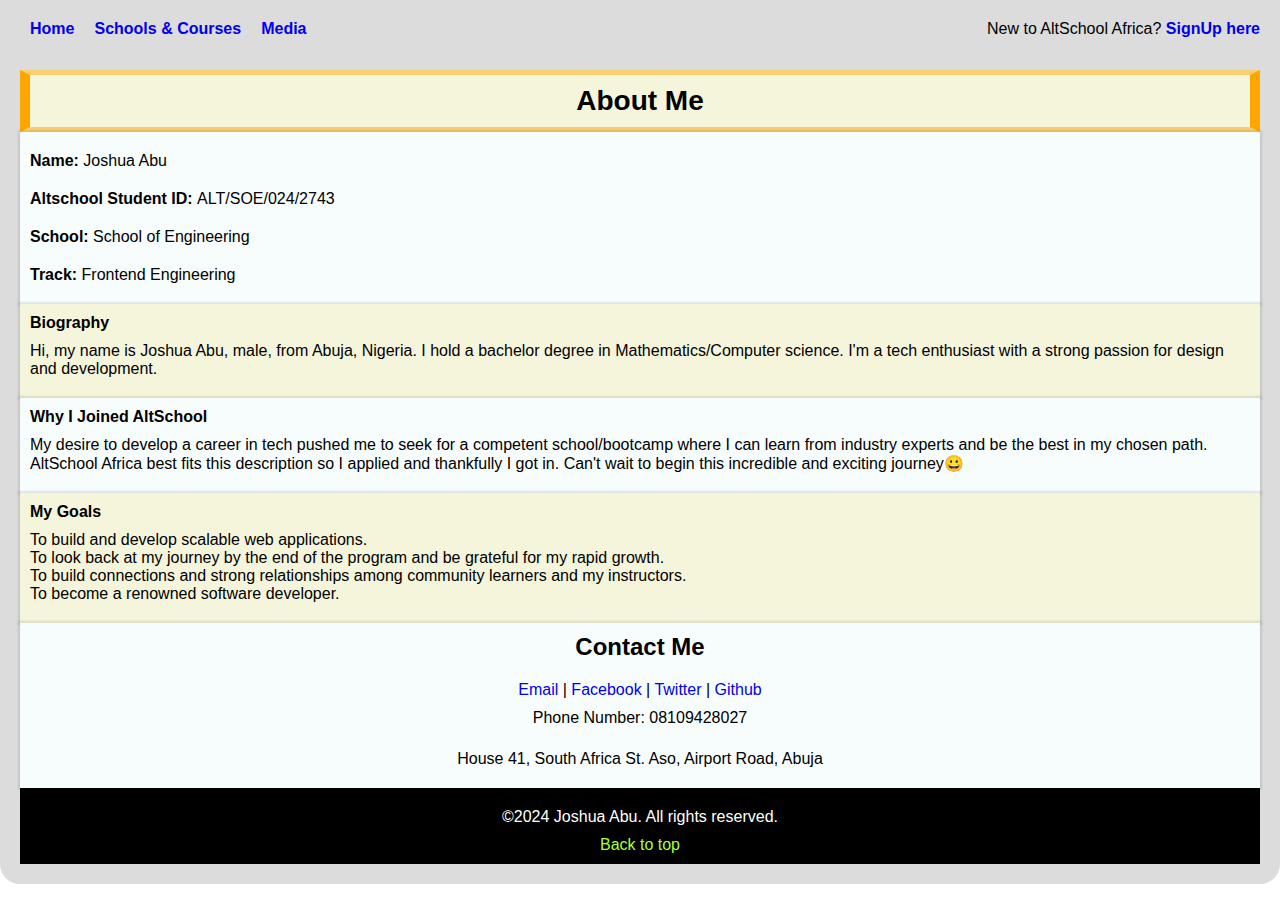
<file: index.html>
<!DOCTYPE html>
<html lang="en">
	<head>
		<meta charset="UTF-8" />
		<meta name="viewport" content="width=device-width, initial-scale=1.0" />
		<title>My Bio</title>
		<link rel="stylesheet" href="styles.css" />
	</head>
	<body>
		<nav>
			<ul>
				<li class="mobile-Yes"><a href="index.html"><b>Home</b></a></li>
				<li class="mobile-Yes"><a href="table/table.html"><b>Schools & Courses</b></a></li>
				<li class="mobile-No"><a href="./media/media.html"><b>Media</b></a></li>
			</ul>

			<p class="mobile-Yes signup">
				New to AltSchool Africa? <a href="signUp form/form.html"><b>SignUp here</b></a>
			</p>
		</nav>
		<div class="main-body">
			<div class="title">
				<header>
					<h1>About Me</h1>
				</header>
			</div>

			<main>
				<section class="about-me">
					<div class="about-me-text">
						<p><b>Name: </b>Joshua Abu</p>
						<p><b>Altschool Student ID: </b>ALT/SOE/024/2743</p>
						<p><b>School: </b>School of Engineering</p>
						<p><b>Track: </b>Frontend Engineering</p>
					</div>
				</section>

				<section class="biography">
					<b>Biography</b>
					<p>
						Hi, my name is Joshua Abu, male, from Abuja, Nigeria. I hold a
						bachelor degree in Mathematics/Computer science. I'm a tech
						enthusiast with a strong passion for design and development.
					</p>
				</section>

				<section class="why-I-joined">
					<b>Why I Joined AltSchool</b>
					<p>
						My desire to develop a career in tech pushed me to seek for a
						competent school/bootcamp where I can learn from industry experts
						and be the best in my chosen path. AltSchool Africa best fits this
						description so I applied and thankfully I got in. Can't wait to
						begin this incredible and exciting journey😀
					</p>
				</section>

				<section class="my-goals">
					<b>My Goals</b>
					<ul>
						<li>To build and develop scalable web applications.</li>
						<li>
							To look back at my journey by the end of the program and be
							grateful for my rapid growth.
						</li>
						<li>
							To build connections and strong relationships among community
							learners and my instructors.
						</li>
						<li>To become a renowned software developer.</li>
					</ul>
				</section>
			</main>
			<footer>
				<div class="footer">
					<h2>Contact Me</h2>
					<div class="footer-links">
						<a href="mailto:smartjoshua98@gmail.com">Email</a> |
						<a href="https://facebook.com/sirjaey">Facebook</a> |
						<a href="https://twitter.com/sirjaey">Twitter</a> |
						<a href="https://github.com/users/Sirjaey">Github</a>
						<p>Phone Number: 08109428027</p>
					</div>

					<p>House 41, South Africa St. Aso, Airport Road, Abuja</p>
				</div>
			</footer>
			<div class="floor">
				<p>©2024 Joshua Abu. All rights reserved.</p>
				<a href="#top">Back to top</a>
			</div>
		</div>
	</body>
</html>
</file>
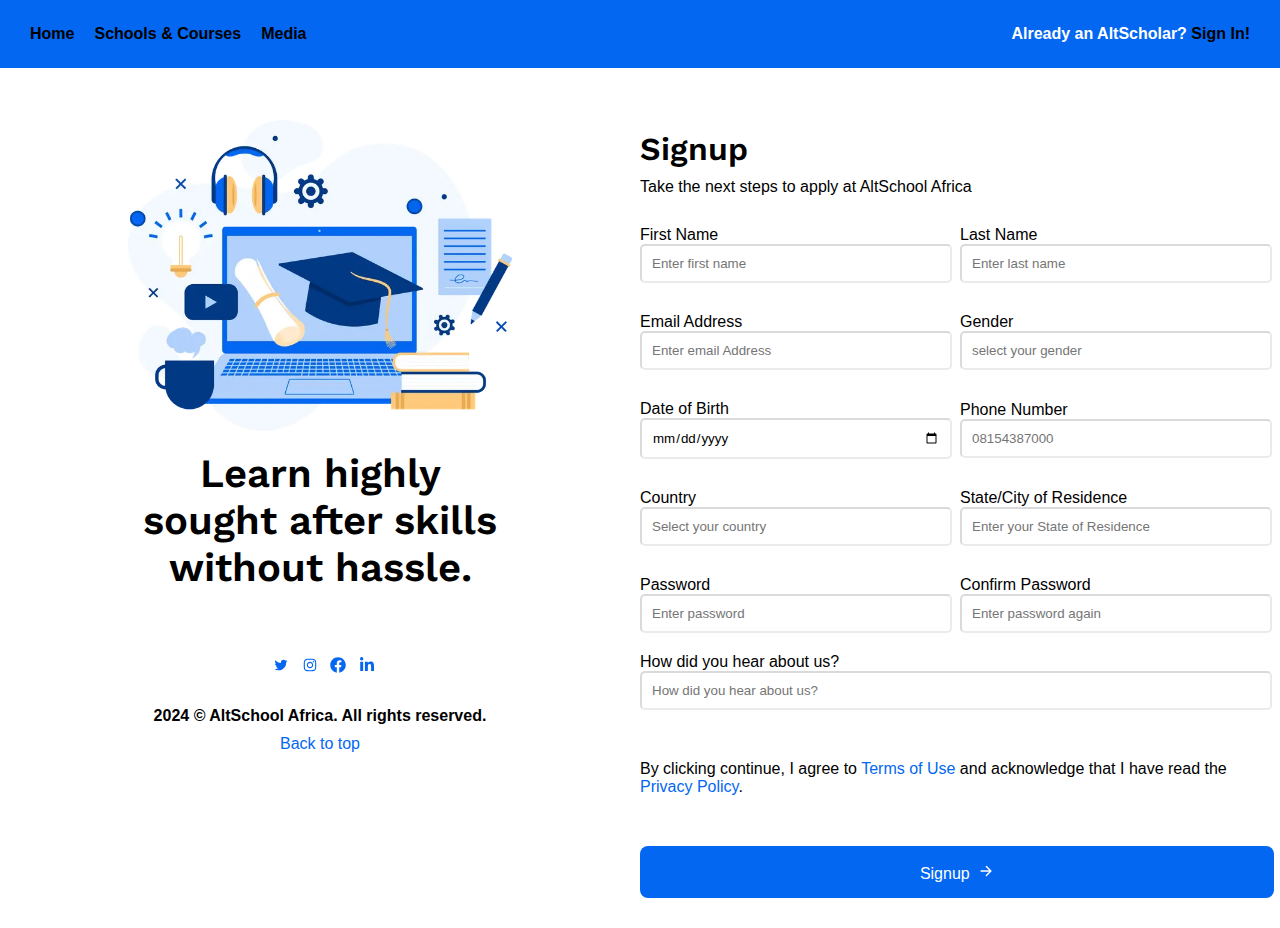
<file: signUp form/form.html>
<!DOCTYPE html>
<html lang="en">
	<head>
		<meta charset="UTF-8" />
		<meta name="viewport" content="width=device-width, initial-scale=1.0" />
		<title>AltSchool form</title>
		<link rel="preconnect" href="https://fonts.googleapis.com" />
		<link rel="preconnect" href="https://fonts.gstatic.com" crossorigin />
		<link
			href="https://fonts.googleapis.com/css2?family=Chakra+Petch:ital,wght@0,300;0,400;0,500;0,600;0,700;1,300;1,400;1,500;1,600;1,700&family=Red+Hat+Text:ital,wght@0,300..700;1,300..700&display=swap"
			rel="stylesheet" />

		<link
			href="https://fonts.googleapis.com/css2?family=Red+Hat+Text:ital,wght@0,300..700;1,300..700&family=Work+Sans:ital,wght@0,100..900;1,100..900&display=swap"
			rel="stylesheet" />

		<link rel="stylesheet" href="formStyles.css" />
	</head>
	<body>
		<nav>
			<ul>
				<li>
					<a href="../index.html"><b>Home</b></a>
				</li>
				<li class="mobile-No">
					<a href="../table/table.html"><b>Schools & Courses</b></a>
				</li>
				<li class="mobile-No">
					<a href="../media/media.html"><b>Media</b></a>
				</li>
			</ul>
			<div class="Alt-sign-up">
				<h1>
					Already an AltScholar?<a
						href="https://portal.altschoolafrica.com/auth/login">
						Sign In!</a
					>
				</h1>
			</div>
		</nav>

		<div class="container">
			<section class="section-1">
				<img
					src="images/academic_zzg4hi.webp"
					alt="" />

				<p class="img-footer">
					Learn highly sought after skills without hassle.
				</p>

				<footer>
					<div class="links">
						<a href="https://twitter.com/altschoolafrica"
							><svg
								stroke="currentColor"
								fill="currentColor"
								stroke-width="0"
								viewBox="0 0 1024 1024"
								height="1em"
								width="1em"
								xmlns="http://www.w3.org/2000/svg">
								<path
									d="M928 254.3c-30.6 13.2-63.9 22.7-98.2 26.4a170.1 170.1 0 0 0 75-94 336.64 336.64 0 0 1-108.2 41.2A170.1 170.1 0 0 0 672 174c-94.5 0-170.5 76.6-170.5 170.6 0 13.2 1.6 26.4 4.2 39.1-141.5-7.4-267.7-75-351.6-178.5a169.32 169.32 0 0 0-23.2 86.1c0 59.2 30.1 111.4 76 142.1a172 172 0 0 1-77.1-21.7v2.1c0 82.9 58.6 151.6 136.7 167.4a180.6 180.6 0 0 1-44.9 5.8c-11.1 0-21.6-1.1-32.2-2.6C211 652 273.9 701.1 348.8 702.7c-58.6 45.9-132 72.9-211.7 72.9-14.3 0-27.5-.5-41.2-2.1C171.5 822 261.2 850 357.8 850 671.4 850 843 590.2 843 364.7c0-7.4 0-14.8-.5-22.2 33.2-24.3 62.3-54.4 85.5-88.2z"></path></svg>
						</a>
						<a href="https://instagram.com/altschoolafrica"
							><svg
								stroke="currentColor"
								fill="currentColor"
								stroke-width="0"
								viewBox="0 0 1024 1024"
								height="1em"
								width="1em"
								xmlns="http://www.w3.org/2000/svg">
								<path
									d="M512 306.9c-113.5 0-205.1 91.6-205.1 205.1S398.5 717.1 512 717.1 717.1 625.5 717.1 512 625.5 306.9 512 306.9zm0 338.4c-73.4 0-133.3-59.9-133.3-133.3S438.6 378.7 512 378.7 645.3 438.6 645.3 512 585.4 645.3 512 645.3zm213.5-394.6c-26.5 0-47.9 21.4-47.9 47.9s21.4 47.9 47.9 47.9 47.9-21.3 47.9-47.9a47.84 47.84 0 0 0-47.9-47.9zM911.8 512c0-55.2.5-109.9-2.6-165-3.1-64-17.7-120.8-64.5-167.6-46.9-46.9-103.6-61.4-167.6-64.5-55.2-3.1-109.9-2.6-165-2.6-55.2 0-109.9-.5-165 2.6-64 3.1-120.8 17.7-167.6 64.5C132.6 226.3 118.1 283 115 347c-3.1 55.2-2.6 109.9-2.6 165s-.5 109.9 2.6 165c3.1 64 17.7 120.8 64.5 167.6 46.9 46.9 103.6 61.4 167.6 64.5 55.2 3.1 109.9 2.6 165 2.6 55.2 0 109.9.5 165-2.6 64-3.1 120.8-17.7 167.6-64.5 46.9-46.9 61.4-103.6 64.5-167.6 3.2-55.1 2.6-109.8 2.6-165zm-88 235.8c-7.3 18.2-16.1 31.8-30.2 45.8-14.1 14.1-27.6 22.9-45.8 30.2C695.2 844.7 570.3 840 512 840c-58.3 0-183.3 4.7-235.9-16.1-18.2-7.3-31.8-16.1-45.8-30.2-14.1-14.1-22.9-27.6-30.2-45.8C179.3 695.2 184 570.3 184 512c0-58.3-4.7-183.3 16.1-235.9 7.3-18.2 16.1-31.8 30.2-45.8s27.6-22.9 45.8-30.2C328.7 179.3 453.7 184 512 184s183.3-4.7 235.9 16.1c18.2 7.3 31.8 16.1 45.8 30.2 14.1 14.1 22.9 27.6 30.2 45.8C844.7 328.7 840 453.7 840 512c0 58.3 4.7 183.2-16.2 235.8z"></path></svg>
						</a>
						<a href="https://facebook.com/AltSchoolAfrica"
							><svg
								stroke="currentColor"
								fill="currentColor"
								stroke-width="0"
								viewBox="0 0 512 512"
								height="1em"
								width="1em"
								xmlns="http://www.w3.org/2000/svg">
								<path
									d="M504 256C504 119 393 8 256 8S8 119 8 256c0 123.78 90.69 226.38 209.25 245V327.69h-63V256h63v-54.64c0-62.15 37-96.48 93.67-96.48 27.14 0 55.52 4.84 55.52 4.84v61h-31.28c-30.8 0-40.41 19.12-40.41 38.73V256h68.78l-11 71.69h-57.78V501C413.31 482.38 504 379.78 504 256z"></path></svg>
						</a>
						<a href="https://linkedin.com/school/altschoolafrica"
							><svg
								stroke="currentColor"
								fill="currentColor"
								stroke-width="0"
								viewBox="0 0 448 512"
								height="1em"
								width="1em"
								xmlns="http://www.w3.org/2000/svg">
								<path
									d="M100.28 448H7.4V148.9h92.88zM53.79 108.1C24.09 108.1 0 83.5 0 53.8a53.79 53.79 0 0 1 107.58 0c0 29.7-24.1 54.3-53.79 54.3zM447.9 448h-92.68V302.4c0-34.7-.7-79.2-48.29-79.2-48.29 0-55.69 37.7-55.69 76.7V448h-92.78V148.9h89.08v40.8h1.3c12.4-23.5 42.69-48.3 87.88-48.3 94 0 111.28 61.9 111.28 142.3V448z"></path></svg>
						</a>
					</div>
					<div class="foot">
						<p class="footEr">2024 © AltSchool Africa. All rights reserved.</p>
						<a class="fragmentId" href="#top">Back to top</a>
					</div>
				</footer>
			</section>

			<section class="section-2">
				<header>
					<h2 class="signup">Signup</h2>
					<p class="nextSteps">
						Take the next steps to apply at AltSchool Africa
					</p>
				</header>
				<form action="">
					<div class="row">
						<div class="row-1">
							<label for="First Name">First Name</label><br />
							<input type="text" placeholder="Enter first name" />
						</div>
						<div class="row-2">
							<label for="Last Name">Last Name</label><br />
							<input type="text" placeholder="Enter last name" />
						</div>
					</div>

					<div class="row">
						<div class="row-1">
							<label for="Email Address">Email Address</label><br />
							<input type="text" placeholder="Enter email Address" />
						</div>
						<div class="row-2">
							<label for="Gender">Gender</label><br />
							<input
								name="gender"
								list="gender"
								placeholder="select your gender" />
							<datalist name="" id="gender">
								<option value=""></option>
								<option value="Male">Male</option>
								<option value="Female">Female</option>
							</datalist>
						</div>
					</div>

					<div class="row">
						<div class="row-1">
							<label for="Date of Birth">Date of Birth</label><br />
							<input type="date" />
						</div>
						<div class="row-2">
							<label for="Phone Number">Phone Number</label><br />
							<input type="text" placeholder="08154387000" />
						</div>
					</div>

					<div class="row">
						<div class="row-1">
							<label for="Country">Country</label><br />
							<input
								name="country"
								list="countries"
								placeholder="Select your country" />
							<datalist id="countries">
								<option value="NG">Nigeria</option>
								<option value="AF">Afghanistan</option>
								<option value="AX">Aland Islands</option>
								<option value="AL">Albania</option>
								<option value="DZ">Algeria</option>
								<option value="AS">American Samoa</option>
								<option value="AD">Andorra</option>
								<option value="AO">Angola</option>
								<option value="AI">Anguilla</option>
								<option value="AQ">Antarctica</option>
								<option value="AG">Antigua and Barbuda</option>
								<option value="AR">Argentina</option>
								<option value="AM">Armenia</option>
								<option value="AW">Aruba</option>
								<option value="AU">Australia</option>
								<option value="AT">Austria</option>
								<option value="AZ">Azerbaijan</option>
								<option value="BS">Bahamas</option>
								<option value="BH">Bahrain</option>
								<option value="BD">Bangladesh</option>
								<option value="BB">Barbados</option>
								<option value="BY">Belarus</option>
								<option value="BE">Belgium</option>
								<option value="BZ">Belize</option>
								<option value="BJ">Benin</option>
								<option value="BM">Bermuda</option>
								<option value="BT">Bhutan</option>
								<option value="BO">Bolivia, Plurinational State of</option>
								<option value="BQ">Bonaire, Sint Eustatius and Saba</option>
								<option value="BA">Bosnia and Herzegovina</option>
								<option value="BW">Botswana</option>
								<option value="BV">Bouvet Island</option>
								<option value="BR">Brazil</option>
								<option value="IO">British Indian Ocean Territory</option>
								<option value="BN">Brunei Darussalam</option>
								<option value="BG">Bulgaria</option>
								<option value="BF">Burkina Faso</option>
								<option value="BI">Burundi</option>
								<option value="KH">Cambodia</option>
								<option value="CM">Cameroon</option>
								<option value="CA">Canada</option>
								<option value="CV">Cape Verde</option>
								<option value="KY">Cayman Islands</option>
								<option value="CF">Central African Republic</option>
								<option value="TD">Chad</option>
								<option value="CL">Chile</option>
								<option value="CN">China</option>
								<option value="CX">Christmas Island</option>
								<option value="CC">Cocos (Keeling) Islands</option>
								<option value="CO">Colombia</option>
								<option value="KM">Comoros</option>
								<option value="CG">Congo</option>
								<option value="CD">
									Congo, the Democratic Republic of the
								</option>
								<option value="CK">Cook Islands</option>
								<option value="CR">Costa Rica</option>
								<option value="CI">Cote d'Ivoire</option>
								<option value="HR">Croatia</option>
								<option value="CU">Cuba</option>
								<option value="CW">Curacao</option>
								<option value="CY">Cyprus</option>
								<option value="CZ">Czech Republic</option>
								<option value="DK">Denmark</option>
								<option value="DJ">Djibouti</option>
								<option value="DM">Dominica</option>
								<option value="DO">Dominican Republic</option>
								<option value="EC">Ecuador</option>
								<option value="EG">Egypt</option>
								<option value="SV">El Salvador</option>
								<option value="GQ">Equatorial Guinea</option>
								<option value="ER">Eritrea</option>
								<option value="EE">Estonia</option>
								<option value="ET">Ethiopia</option>
								<option value="FK">Falkland Islands (Malvinas)</option>
								<option value="FO">Faroe Islands</option>
								<option value="FJ">Fiji</option>
								<option value="FI">Finland</option>
								<option value="FR">France</option>
								<option value="GF">French Guiana</option>
								<option value="PF">French Polynesia</option>
								<option value="TF">French Southern Territories</option>
								<option value="GA">Gabon</option>
								<option value="GM">Gambia</option>
								<option value="GE">Georgia</option>
								<option value="DE">Germany</option>
								<option value="GH">Ghana</option>
								<option value="GI">Gibraltar</option>
								<option value="GR">Greece</option>
								<option value="GL">Greenland</option>
								<option value="GD">Grenada</option>
								<option value="GP">Guadeloupe</option>
								<option value="GU">Guam</option>
								<option value="GT">Guatemala</option>
								<option value="GG">Guernsey</option>
								<option value="GN">Guinea</option>
								<option value="GW">Guinea-Bissau</option>
								<option value="GY">Guyana</option>
								<option value="HT">Haiti</option>
								<option value="HM">Heard Island and McDonald Islands</option>
								<option value="VA">Holy See (Vatican City State)</option>
								<option value="HN">Honduras</option>
								<option value="HK">Hong Kong</option>
								<option value="HU">Hungary</option>
								<option value="IS">Iceland</option>
								<option value="IN">India</option>
								<option value="ID">Indonesia</option>
								<option value="IR">Iran, Islamic Republic of</option>
								<option value="IQ">Iraq</option>
								<option value="IE">Ireland</option>
								<option value="IM">Isle of Man</option>
								<option value="IL">Israel</option>
								<option value="IT">Italy</option>
								<option value="JM">Jamaica</option>
								<option value="JP">Japan</option>
								<option value="JE">Jersey</option>
								<option value="JO">Jordan</option>
								<option value="KZ">Kazakhstan</option>
								<option value="KE">Kenya</option>
								<option value="KI">Kiribati</option>
								<option value="KP">
									Korea, Democratic People's Republic of
								</option>
								<option value="KR">Korea, Republic of</option>
								<option value="KW">Kuwait</option>
								<option value="KG">Kyrgyzstan</option>
								<option value="LA">Lao People's Democratic Republic</option>
								<option value="LV">Latvia</option>
								<option value="LB">Lebanon</option>
								<option value="LS">Lesotho</option>
								<option value="LR">Liberia</option>
								<option value="LY">Libya</option>
								<option value="LI">Liechtenstein</option>
								<option value="LT">Lithuania</option>
								<option value="LU">Luxembourg</option>
								<option value="MO">Macao</option>
								<option value="MK">
									Macedonia, the former Yugoslav Republic of
								</option>
								<option value="MG">Madagascar</option>
								<option value="MW">Malawi</option>
								<option value="MY">Malaysia</option>
								<option value="MV">Maldives</option>
								<option value="ML">Mali</option>
								<option value="MT">Malta</option>
								<option value="MH">Marshall Islands</option>
								<option value="MQ">Martinique</option>
								<option value="MR">Mauritania</option>
								<option value="MU">Mauritius</option>
								<option value="YT">Mayotte</option>
								<option value="MX">Mexico</option>
								<option value="FM">Micronesia, Federated States of</option>
								<option value="MD">Moldova, Republic of</option>
								<option value="MC">Monaco</option>
								<option value="MN">Mongolia</option>
								<option value="ME">Montenegro</option>
								<option value="MS">Montserrat</option>
								<option value="MA">Morocco</option>
								<option value="MZ">Mozambique</option>
								<option value="MM">Myanmar</option>
								<option value="NA">Namibia</option>
								<option value="NR">Nauru</option>
								<option value="NP">Nepal</option>
								<option value="NL">Netherlands</option>
								<option value="NC">New Caledonia</option>
								<option value="NZ">New Zealand</option>
								<option value="NI">Nicaragua</option>
								<option value="NE">Niger</option>
								<option value="NG">Nigeria</option>
								<option value="NU">Niue</option>
								<option value="NF">Norfolk Island</option>
								<option value="MP">Northern Mariana Islands</option>
								<option value="NO">Norway</option>
								<option value="OM">Oman</option>
								<option value="PK">Pakistan</option>
								<option value="PW">Palau</option>
								<option value="PS">Palestinian Territory, Occupied</option>
								<option value="PA">Panama</option>
								<option value="PG">Papua New Guinea</option>
								<option value="PY">Paraguay</option>
								<option value="PE">Peru</option>
								<option value="PH">Philippines</option>
								<option value="PN">Pitcairn</option>
								<option value="PL">Poland</option>
								<option value="PT">Portugal</option>
								<option value="PR">Puerto Rico</option>
								<option value="QA">Qatar</option>
								<option value="RE">Reunion</option>
								<option value="RO">Romania</option>
								<option value="RU">Russian Federation</option>
								<option value="RW">Rwanda</option>
								<option value="BL">Saint Barth�lemy</option>
								<option value="SH">
									Saint Helena, Ascension and Tristan da Cunha
								</option>
								<option value="KN">Saint Kitts and Nevis</option>
								<option value="LC">Saint Lucia</option>
								<option value="MF">Saint Martin (French part)</option>
								<option value="PM">Saint Pierre and Miquelon</option>
								<option value="VC">Saint Vincent and the Grenadines</option>
								<option value="WS">Samoa</option>
								<option value="SM">San Marino</option>
								<option value="ST">Sao Tome and Principe</option>
								<option value="SA">Saudi Arabia</option>
								<option value="SN">Senegal</option>
								<option value="RS">Serbia</option>
								<option value="SC">Seychelles</option>
								<option value="SL">Sierra Leone</option>
								<option value="SG">Singapore</option>
								<option value="SX">Sint Maarten (Dutch part)</option>
								<option value="SK">Slovakia</option>
								<option value="SI">Slovenia</option>
								<option value="SB">Solomon Islands</option>
								<option value="SO">Somalia</option>
								<option value="ZA">South Africa</option>
								<option value="GS">
									South Georgia and the South Sandwich Islands
								</option>
								<option value="SS">South Sudan</option>
								<option value="ES">Spain</option>
								<option value="LK">Sri Lanka</option>
								<option value="SD">Sudan</option>
								<option value="SR">Suriname</option>
								<option value="SJ">Svalbard and Jan Mayen</option>
								<option value="SZ">Swaziland</option>
								<option value="SE">Sweden</option>
								<option value="CH">Switzerland</option>
								<option value="SY">Syrian Arab Republic</option>
								<option value="TW">Taiwan, Province of China</option>
								<option value="TJ">Tajikistan</option>
								<option value="TZ">Tanzania, United Republic of</option>
								<option value="TH">Thailand</option>
								<option value="TL">Timor-Leste</option>
								<option value="TG">Togo</option>
								<option value="TK">Tokelau</option>
								<option value="TO">Tonga</option>
								<option value="TT">Trinidad and Tobago</option>
								<option value="TN">Tunisia</option>
								<option value="TR">Turkey</option>
								<option value="TM">Turkmenistan</option>
								<option value="TC">Turks and Caicos Islands</option>
								<option value="TV">Tuvalu</option>
								<option value="UG">Uganda</option>
								<option value="UA">Ukraine</option>
								<option value="AE">United Arab Emirates</option>
								<option value="GB">United Kingdom</option>
								<option value="US">United States</option>
								<option value="UM">United States Minor Outlying Islands</option>
								<option value="UY">Uruguay</option>
								<option value="UZ">Uzbekistan</option>
								<option value="VU">Vanuatu</option>
								<option value="VE">Venezuela, Bolivarian Republic of</option>
								<option value="VN">Viet Nam</option>
								<option value="VG">Virgin Islands, British</option>
								<option value="VI">Virgin Islands, U.S.</option>
								<option value="WF">Wallis and Futuna</option>
								<option value="EH">Western Sahara</option>
								<option value="YE">Yemen</option>
								<option value="ZM">Zambia</option>
								<option value="ZW">Zimbabwe</option>
							</datalist>
						</div>
						<div class="row-2">
							<label for="State/City of Residence"
								>State/City of Residence</label
							><br />
							<input type="text" placeholder="Enter your State of Residence" />
						</div>
					</div>

					<div class="row">
						<div class="row-1">
							<label for="Password">Password</label><br />
							<input type="text" placeholder="Enter password" />
						</div>
						<div class="row-2">
							<label for="Confirm Password">Confirm Password</label><br />
							<input type="text" placeholder="Enter password again" />
						</div>
					</div>

					<div class="bottom">
						<label for="How did you hear about us?"
							>How did you hear about us?</label
						><br />
						<input
							name="select"
							list="select"
							placeholder="How did you hear about us?" />
						<datalist name="" id="select">
							<option value=""></option>
							<option value="Twittter">Twittter</option>
							<option value="Facebook">Facebook</option>
							<option value="LinkedIn">LinkedIn</option>
							<option value="Youtube">Youtube</option>
							<option value="Friend">Friend</option>
							<option value="Whatsapp">Whatsapp</option>
							<option value="Instagram">Instagram</option>
							<option value="Bill Board">Bill Board</option>
							<option value="Sales officer">Sales officer</option>
							<option value="Other">Other</option>
						</datalist>
					</div>
					<div class="bottom">
						<p>
							By clicking continue, I agree to
							<a href="https://portal.altschoolafrica.com/">Terms of Use</a> and
							acknowledge that I have read the
							<a href="https://portal.altschoolafrica.com/">Privacy Policy</a>.
						</p>
					</div>

					<div class="bottom">
						<button>
							Signup<svg
								stroke="currentColor"
								fill="currentColor"
								stroke-width="0"
								viewBox="0 0 512 512"
								aria-hidden="true"
								focusable="false"
								height="1em"
								width="1em"
								xmlns="http://www.w3.org/2000/svg">
								<path
									fill="none"
									stroke-linecap="round"
									stroke-linejoin="round"
									stroke-width="48"
									d="m268 112 144 144-144 144m124-144H100"></path>
							</svg>
						</button>
					</div>
				</form>
			</section>
		</div>
	</body>
</html>
</file>
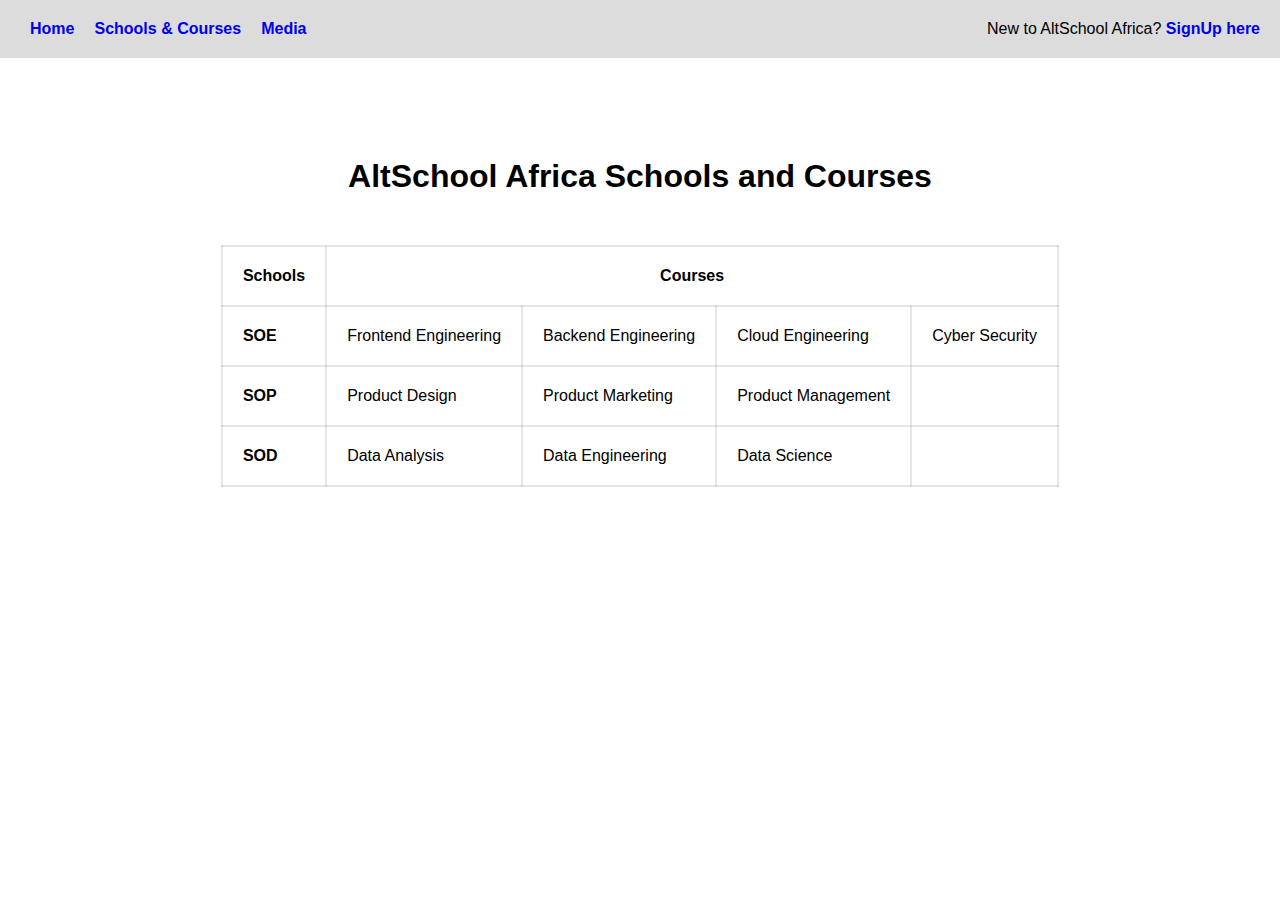
<file: table/table.html>
<!DOCTYPE html>
<html lang="en">
	<head>
		<meta charset="UTF-8" />
		<meta name="viewport" content="width=device-width, initial-scale=1.0" />
		<title>Schools and Courses</title>
		<link rel="stylesheet" href="tableStyles.css" />
	</head>
	<body>
		<nav>
			<ul>
				<li class="mobile-Yes"><a href="../index.html"><b>Home</b></a></li>
				<li class="mobile-No"><a href="#"><b>Schools & Courses</b></a></li>
				<li class="mobile-Yes"><a href="../media/media.html"><b>Media</b></a></li>
				<li></li>
			</ul>

			<p class="mobile-No">
				New to AltSchool Africa? <a href="../signUp form/form.html"><b>SignUp here</b></a>
			</p>
		</nav>

		<section>
			<header><h1>AltSchool Africa Schools and Courses</h1></header>
			<div class="kugggz">
				<table>
					<thead>
						<tr>
							<th>Schools</th>
							<th class="courses" colspan="4">Courses</th>
						</tr>
					</thead>
					<tbody>
						<tr>
							<th scope="row">SOE</th>
							<td>Frontend Engineering</td>
							<td>Backend Engineering</td>
							<td>Cloud Engineering</td>
									<td>Cyber Security</td>
						</tr>
						<tr>
							<th scope="row">SOP</th>
							<td>Product Design</td>
							<td>Product Marketing</td>
							<td>Product Management</td>
									<td></td>
						</tr>
						<tr>
							<th scope="row">SOD</th>
							<td>Data Analysis</td>
							<td>Data Engineering</td>
							<td>Data Science</td>
									<td></td>
						</tr>
					</tbody>
				</table>
			</div>
		</section>

		
	</body>
</html>
</file>
<file: styles.css>
*{
    padding: 0;
    margin: 0;
    box-sizing: border-box;
    font-family: sans-serif;
}



a, li{
    list-style: none;
    text-decoration: none;
}


.main-body{
    width: 100%;
    margin: auto;
    background-color: gainsboro;
    border-radius: 20px;
    padding: 20px;
    margin-top: 40px;
    
}

nav{
    display: flex;
    justify-content: space-between;
    padding: 20px;
    position: fixed;
    background-color: gainsboro;
    width: 100%;
    margin-top: -40px;
    z-index: 100;
    ul{
        display: flex;
        justify-content: space-between;
        list-style: none;
        li{
            padding: 0 10px;
        }
    }
    a:hover {
        cursor: pointer;
        color: black;
    }
    
}

header{
    font-size: 14px;
    font-weight: 400px;
    border-right: 10px solid orange;
    border-left: 10px solid orange;
    border-top: 5px solid rgba(255, 166, 0, 0.481);
    border-bottom: 5px solid rgba(255, 166, 0, 0.481);
    text-align: center;
    background-color: beige;
    padding: 10px;
}

.title{
    padding-top: 10px;
}

.about-me, .biography, .why-I-joined, .my-goals, .footer{
    background-color: #F7FDFC;
    box-shadow: 0px 0px 2px 2px #0408131A;
    padding: 10px;
    p, ul{
        padding: 10px 0;
    }
}

.biography, .my-goals{
    background-color: beige;
    box-shadow: 0px 0px 2px 2px #0408131A; 
}

.footer{
    text-align: center;
    .footer-links{
        padding-top: 20px;
        padding-bottom: 3px;
    }
    
}
.floor{
    background-color: black;
    color: white;
    text-align: center;
    padding: 10px;
    a{
        color: greenyellow;
    }
    p, a{
        padding: 10px 0;
    }
}


/* RESPONSIVENESS */
/* TABLET */
@media screen and (max-width: 992px) {
    .main-body{
        width: 100%;
    }
    .mobile-No{
        display: none;
    }
}

/* MOBILE */
@media screen and (max-width: 480px) {
    .main-body {
        width: 100%;
    }

    .mobile-No {
        display: none;
    }

    .mobile-Yes{
        font-size: smaller;
    }
}

/* SMALL MOBILE */
@media screen and (max-width: 375px) {
    .main-body {
        width: 100%;
    }

    .mobile-No, .signup {
        display: none;
    }

    .mobile-Yes {
        font-size: smaller;
    } 
}
</file>
<file: signUp form/formStyles.css>
* {
    padding: 0;
    margin: 0;
    font-family: sans-serif;

}

.container {
    width: 100%;
    display: flex;
    justify-content: space-between;
    margin-top: 50px;
    padding-top: 80px;
}

nav{
    display: flex;
    justify-content: space-between;
    width: 100%;
    margin: auto;
    padding: 25px 50px 25px 20px;
    position: fixed;
    margin-top: -50px;
    background-color: #0367f2;
    color: white;

    a{
        color: black;
    }
    h1{
        padding-right: 50px;
    }
    ul {
        display: flex;
        justify-content: space-between;
        list-style: none;

        li {
            padding: 0 10px;
        }
    }
}

p {
    font-weight: 500;
}

.img-footer {
    font-size: 2.5rem;
    font-family: "Work Sans", serif;
    padding-top: 15px;
    text-align: center;
    font-weight: 600;
    width: 60%;
    margin: auto;
}


.signup {
    font-family: "Work Sans", serif;
    font-optical-sizing: auto;
    font-weight: 600;
    font-style: normal;
    font-size: 2rem;
}

.nextSteps {
    padding-top: 10px;
}

.Alt-sign-up{
    font-size: 8px;
    font-weight: 50;

}

a {
    text-decoration: none;
    color: #0367f2;
}

.row {
    display: flex;
    padding-top: 30px;
    width: 100%;

}

.section-1 {
    width: 50%;
    margin: auto;
    text-align: center;
    margin-top: -10px;
}

.section-1 img {
    width: 60%;
}

.section-2 {
    width: 50%;
    margin: auto;
}

.row-1 {
    width: 50%;
    margin: auto;
}

.row-2 {
    width: 50%;
    margin: auto;
}

input {
    width: 90%;
    padding: 10px;
    border-radius: 5px;
    border-color: rgb(159, 156, 156, 0.2);
    /* opacity: 0.2; */
}

input:focus {
    outline-color: #0367f2;
}

::placeholder {
    font-weight: 500;
}

.bottom {
    padding: 20px 0 30px 0;
    width: 100%;
}

.bottom input {
    width: 95%;
    margin: auto;
}

.bottom button {
    width: 99%;
    margin: auto;
    padding: 15px;
    text-align: center;
    color: white;
    font-size: 1rem;
    background-color: #0367f2;
    border-radius: 8px;
    border: none;
}

button:hover {
    cursor: pointer;
    background-color: #0367f2a8;
}

footer {
    padding-top: 4rem;
}

.footEr {
    padding: 10px;
    font-weight: 700;
}

.foot {
    padding-top: 20px;
}

svg{
    padding-left: 8px;
    padding-top: 2px;
}


/* RESPONSIVENESS */
/* TABLET */
@media screen and (max-width: 992px) {
    .section-1{
        display: none;
    }

    .section-2{
        width: 95%;
        margin: auto;
    }
    
    nav{
        .mobile-No{
            display: none;
        }
    }

    .container {
        padding-top: 50px;
    }

}

/* MOBILE */
@media screen and (max-width: 767px) {
    nav, .bottom input{
        width: 90%;
    }
    .section-1 {
        display: none;
    }

    .section-2 {
        width: 90%;
        margin: auto;
    }

    .row {
        display: block;
        width: 100%;
        padding-top: 0;

    }

   .row-1, .row-2 {
       width: 100%;
       margin: auto;
       padding-top: 20px;
   }

   nav h1 {
       padding-right: 0;
   }

   .container {
        padding-top: 50px;
    }
}
</file>
<file: table/tableStyles.css>
*{
    padding: 0;
    margin: 0;
    font-family: sans-serif;
}

nav {
    display: flex;
    justify-content: space-between;
    padding: 20px;
    background-color: gainsboro;

    ul {
        display: flex;
        justify-content: space-between;
        list-style: none;

        li {
            padding: 0 10px;
        }
    }
    a{
        text-decoration: none;
    }
    a:hover {
        cursor: pointer;
        color: black;
    }
}

header{
    padding: 50px;
}

section{
    padding: 50px;
    text-align: center;
    background-color: white;
    height: 80vh;
    table{
        text-align: left;
        padding: 50px;
        width: fit-content;
        margin: auto;
        border-collapse: collapse;
        font-family: sans-serif;

        th, tr, td{
            border: 2px solid rgba(134, 132, 132, 0.2);          
            padding: 20px;
        }
        td{
            /* padding-left: 100px; */
        }
        
    }
    .courses{
        text-align: center;
    }
}

/* RESPONSIVENESS */
/* TABLET */
@media screen and (max-width: 769px) {
    section {
        padding: 0;
        height: 100vh;
    }

    section table{
        padding: 10px;
        width: 80%;
        margin: auto;
        font-size: smaller;
        td {
            padding-left: 0;
        }
        th, tr, td {
            border: 2px solid rgba(134, 132, 132, 0.2);
            padding: 10px;
        }
    }

}

/* RESPONSIVENESS */
/* LARGE MOBILE */
@media screen and (max-width: 430px) {

    section table {
        padding: 10px;
        width: 80%;
        margin: auto;
        font-size: smaller;
        td{
            padding-left: 0;
        }
        th, tr, td {
            border: 2px solid rgba(134, 132, 132, 0.2);
            padding: 5px;
        }
    }
    .mobile-No {
        display: none;
    }
    .mobile-Yes{
        font-size: 11px;
    }
}

/* RESPONSIVENESS */
/* MEDIUM MOBILE */
@media screen and (max-width: 380px) {

    section table {
        height: 20px;
        padding: 0;
        width: 20px;
        margin: auto;

        th,
        tr,
        td {
            border: 2px solid rgba(134, 132, 132, 0.2);
            padding: 2px;
        }
    }

    section{
        padding: 0;
    }
        

}

/* RESPONSIVENESS */
/* MOBILE */
@media screen and (max-width: 321px) {
    header h1{font-size: 14px;
    }

    section table {

        th,
        tr,
        td {
            border: 2px solid rgba(134, 132, 132, 0.2);
            /* padding: 5px; */
        }
    }

    .kugggz{
        width: 90%;
        margin: auto;
        font-size: 13px;
        /* display: none; */
    }
    

}
</file>
